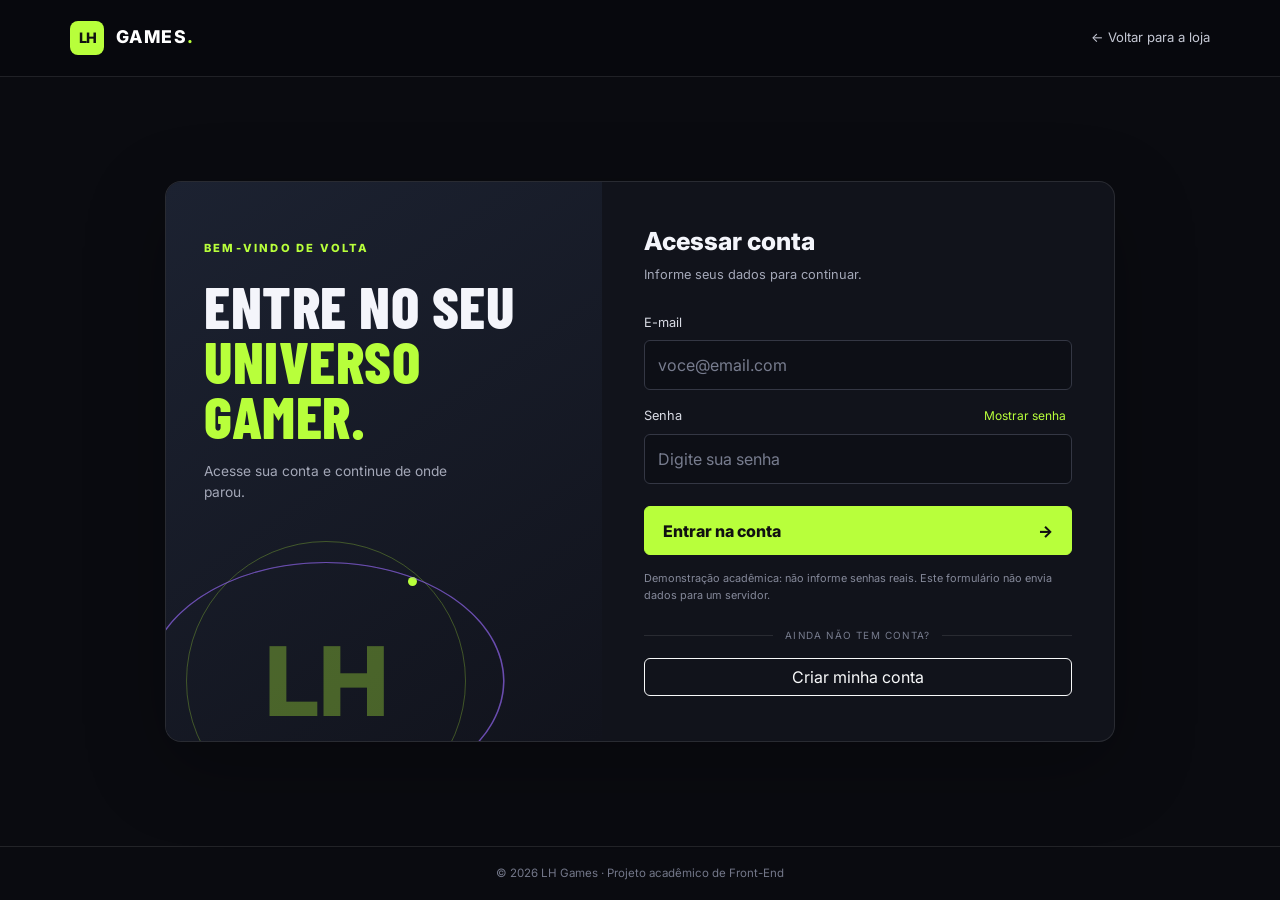
<file: login.html>
<!doctype html>
<html lang="pt-br"><head><meta charset="utf-8"><meta name="viewport" content="width=device-width, initial-scale=1"><title>Entrar | LH Games</title><link href="https://cdn.jsdelivr.net/npm/bootstrap@5.3.3/dist/css/bootstrap.min.css" rel="stylesheet"><link rel="stylesheet" href="css/estilo.css"></head>
<body class="login-page"><header class="site-header"><nav class="navbar navbar-dark container py-3"><a class="navbar-brand brand" href="index.html"><span class="brand-mark">LH</span> GAMES<span class="brand-dot">.</span></a><a href="index.html" class="back-link">← Voltar para a loja</a></nav></header>
<main class="login-main container"><section class="login-panel"><div class="login-intro"><span class="eyebrow">BEM-VINDO DE VOLTA</span><h1>Entre no seu<br><span>universo gamer.</span></h1><p>Acesse sua conta e continue de onde parou.</p><div class="login-decoration" aria-hidden="true"><span>LH</span><i></i><b></b></div></div>
<div class="login-forms"><div id="login-alerta" class="alert d-none" role="alert"></div><form id="form-login" novalidate><h2>Acessar conta</h2><p class="form-subtitle">Informe seus dados para continuar.</p><div class="mb-3"><label for="usuario" class="form-label">E-mail</label><input id="usuario" name="usuario" type="email" class="form-control" placeholder="voce@email.com" autocomplete="email" required><div class="invalid-feedback">Informe um e-mail válido.</div></div><div class="mb-3"><div class="d-flex justify-content-between"><label for="senha" class="form-label">Senha</label><button type="button" class="link-button" id="mostrar-senha">Mostrar senha</button></div><input id="senha" name="senha" type="password" class="form-control" placeholder="Digite sua senha" autocomplete="current-password" minlength="6" required><div class="invalid-feedback">A senha deve ter pelo menos 6 caracteres.</div></div><button class="btn btn-accent w-100 login-submit" type="submit">Entrar na conta <span>→</span></button><p class="demo-note">Demonstração acadêmica: não informe senhas reais. Este formulário não envia dados para um servidor.</p></form><div class="login-divider"><span>AINDA NÃO TEM CONTA?</span></div><button type="button" id="mostrar-cadastro" class="btn btn-outline-light w-100">Criar minha conta</button>
<form id="form-cadastro" class="mt-4" novalidate><h2>Crie sua conta</h2><div class="mb-3"><label for="novo-usuario" class="form-label">Nome</label><input id="novo-usuario" class="form-control" type="text" placeholder="Seu nome" required minlength="2"><div class="invalid-feedback">Informe seu nome.</div></div><div class="mb-3"><label for="novo-email" class="form-label">E-mail</label><input id="novo-email" class="form-control" type="email" placeholder="voce@email.com" required><div class="invalid-feedback">Informe um e-mail válido.</div></div><div class="mb-3"><label for="nova-senha" class="form-label">Senha</label><input id="nova-senha" class="form-control" type="password" minlength="6" placeholder="Mínimo de 6 caracteres" required><div class="invalid-feedback">Use pelo menos 6 caracteres.</div></div><button class="btn btn-accent w-100" type="submit">Cadastrar</button></form><div id="cadastro-alerta" class="alert d-none mt-3" role="status"></div></div></section></main><footer class="login-footer">© <span id="ano-atual"></span> LH Games · Projeto acadêmico de Front-End</footer>
<script src="https://code.jquery.com/jquery-3.7.1.min.js"></script><script src="https://cdn.jsdelivr.net/npm/bootstrap@5.3.3/dist/js/bootstrap.bundle.min.js"></script><script src="js/script.js"></script><script src="js/jquery-script.js"></script></body></html>
</file>
<file: css/estilo.css>
@import url('https://fonts.googleapis.com/css2?family=Barlow+Condensed:wght@500;600;700;800&family=Inter:wght@400;500;600;700;800&display=swap');
:root{--bg:#0a0b10;--panel:#11131b;--text:#f4f5fb;--muted:#a4a8b8;--accent:#b8ff3b;--purple:#9b6bff;--line:rgba(255,255,255,.1)}
*{box-sizing:border-box}html{scroll-behavior:smooth;scroll-padding-top:90px}body{margin:0;background:var(--bg);color:var(--text);font-family:Inter,Arial,sans-serif}a{color:inherit;text-decoration:none}
.site-header{position:sticky;top:0;z-index:1000;background:rgba(8,9,14,.95);backdrop-filter:blur(16px);border-bottom:1px solid var(--line)}.brand{font-weight:800;letter-spacing:1.5px;font-size:1.1rem}.brand-mark{display:inline-grid;place-items:center;width:34px;height:34px;margin-right:6px;background:var(--accent);color:#111;border-radius:8px;font-size:.9rem;letter-spacing:-1px}.brand-dot,.section-heading h2 span,.hero h1 span,.hero h2 span,.login-intro h1 span{color:var(--accent)}.navbar .nav-link{color:#c2c4ce!important;font-size:.88rem;margin:0 .35rem}.navbar .nav-link:hover,.navbar .nav-link.active{color:var(--accent)!important}
.btn-accent{background:var(--accent);color:#111;border:1px solid var(--accent);font-weight:800;border-radius:6px;padding:.72rem 1.15rem;transition:.2s}.btn-accent:hover{background:#d0ff80;border-color:#d0ff80;color:#111;transform:translateY(-1px)}.btn-outline-light{border-radius:6px}.cart-count{display:inline-grid;place-items:center;min-width:20px;height:20px;margin-left:5px;background:var(--accent);color:#101010;border-radius:50%;font-size:.72rem;font-weight:800}
.hero{position:relative}.hero .carousel-item{height:min(600px,64vw);min-height:390px;max-height:600px;position:relative;background:#12131b}.hero-image{height:100%;object-fit:cover;opacity:.7}.hero-shade{position:absolute;inset:0;background:linear-gradient(90deg,rgba(7,8,13,.92),rgba(7,8,13,.58) 47%,rgba(7,8,13,.08)),linear-gradient(0deg,rgba(7,8,13,.4),transparent 45%)}.hero .carousel-caption{left:11%;right:10%;top:50%;bottom:auto;transform:translateY(-45%);padding:0;max-width:610px}.eyebrow{font-size:.7rem;letter-spacing:2.2px;color:var(--accent);font-weight:800}.hero h1,.hero h2,.login-intro h1{font-family:'Barlow Condensed',Impact,sans-serif;text-transform:uppercase;font-weight:800;font-size:clamp(3rem,6vw,5.7rem);line-height:.93;letter-spacing:.5px;margin:18px 0}.hero p{color:#d0d1d8;max-width:420px;margin-bottom:24px}.carousel-indicators [data-bs-target]{width:24px;height:4px;border:0}
.benefits{border-bottom:1px solid var(--line)}.benefit{display:flex;gap:14px;align-items:center;padding:8px 14px}.benefit-icon{display:grid;place-items:center;width:43px;height:43px;flex-shrink:0;border:1px solid #b8ff3b59;border-radius:12px;color:var(--accent);font-size:1.35rem}.benefit strong,.benefit small{display:block}.benefit strong{font-size:.84rem}.benefit small{color:var(--muted);font-size:.74rem;margin-top:4px}
.section-space{padding-top:78px;padding-bottom:78px}.section-heading{display:flex;align-items:end;justify-content:space-between;gap:24px;margin-bottom:30px}.section-heading h2{font-family:'Barlow Condensed',Impact,sans-serif;text-transform:uppercase;font-size:clamp(2.1rem,4vw,3.2rem);font-weight:800;margin:8px 0 0}.section-heading>p{max-width:290px;color:var(--muted);font-size:.85rem;margin:0 0 5px}
.product-card{height:100%;background:var(--panel);border:1px solid var(--line);border-radius:12px;overflow:hidden;transition:transform .25s,border-color .25s}.product-card:hover{transform:translateY(-5px);border-color:#b8ff3b80}.product-image{height:230px;position:relative;background:#1a1c26;overflow:hidden}.product-image img{width:100%;height:100%;object-fit:cover;transition:transform .4s}.product-card:hover .product-image img{transform:scale(1.04)}.product-tag{position:absolute;top:14px;left:14px;padding:6px 9px;border-radius:4px;background:var(--accent);color:#121212;font-size:.62rem;font-weight:800;letter-spacing:.6px}.tag-purple{background:#c5a9ff}.tag-green{background:#7af0d0}.product-info{padding:20px}.product-category{font-size:.64rem;letter-spacing:1.3px;color:var(--accent);font-weight:800;margin-bottom:7px}.product-info h3{font-size:1.15rem;font-weight:800}.product-description{font-size:.8rem;color:var(--muted);min-height:38px}.product-bottom{display:flex;align-items:center;justify-content:space-between;gap:8px;margin-top:18px;padding-top:15px;border-top:1px solid var(--line)}.product-bottom small,.product-bottom strong{display:block}.product-bottom small{color:var(--muted);font-size:.68rem}.product-bottom strong{font-size:1.05rem;margin-top:3px}.btn-add{background:transparent;border:1px solid var(--accent);color:var(--accent);font-size:.75rem;font-weight:700}.btn-add:hover{background:var(--accent);color:#111}
.news-band{background:#10121a;border-top:1px solid var(--line);border-bottom:1px solid var(--line)}.news-feature,.newsletter{height:100%;min-height:265px;padding:32px;border:1px solid var(--line);border-radius:12px;background:linear-gradient(125deg,#1b2030,#101119);position:relative;overflow:hidden}.news-feature>div:first-child{position:relative;z-index:2;max-width:330px}.news-label{display:inline-block;background:var(--accent);color:#101010;padding:5px 8px;border-radius:4px;font-size:.62rem;font-weight:800}.news-feature h3,.newsletter h3{font-family:'Barlow Condensed',Impact,sans-serif;text-transform:uppercase;font-size:2.3rem;font-weight:800;margin:16px 0 8px}.news-feature p,.newsletter p{font-size:.83rem;color:var(--muted);max-width:360px}.text-link{display:inline-block;margin-top:12px;color:var(--accent);font-size:.82rem;font-weight:800}.news-orbit{position:absolute;right:2%;top:10%;width:200px;height:200px;border:1px solid #b8ff3b38;border-radius:50%;display:grid;place-items:center;color:#b8ff3bc0;font-size:4rem;font-weight:800;transform:rotate(-12deg)}.news-orbit:before,.news-orbit:after{content:'';position:absolute;inset:20px;border:1px solid #9b6bff66;border-radius:50%;transform:rotate(45deg) scaleX(1.35)}.news-orbit:after{transform:rotate(-45deg) scaleX(1.35)}.news-orbit span{color:var(--purple)}.newsletter{background:#171a25}.newsletter h3{font-size:2rem}.newsletter-form{display:flex;gap:8px;margin-top:18px}.form-control{background:#0d0f16;border:1px solid #343744;color:var(--text);border-radius:6px;padding:.75rem .85rem}.form-control:focus{background:#0d0f16;color:white;border-color:var(--accent);box-shadow:0 0 0 .2rem #b8ff3b1f}.form-control::placeholder{color:#777c8e}.newsletter-form .btn{white-space:nowrap;padding:.6rem .85rem;font-size:.78rem}.form-feedback{min-height:18px;margin:8px 0 0!important;color:var(--accent)!important;font-size:.75rem!important}
.gallery-grid{display:grid;grid-template-columns:1.3fr 1fr 1fr;grid-template-rows:190px 190px;gap:16px}.gallery-item{position:relative;margin:0;border-radius:10px;overflow:hidden;background:var(--panel)}.gallery-item img{width:100%;height:100%;object-fit:cover;opacity:.75;transition:transform .4s,opacity .4s}.gallery-item:hover img{transform:scale(1.05);opacity:1}.gallery-item:after{content:'';position:absolute;inset:35% 0 0;background:linear-gradient(transparent,#000c)}.gallery-item figcaption{position:absolute;bottom:16px;left:18px;z-index:1;font-weight:800;font-size:1rem}.gallery-large{grid-row:span 2}
.site-footer{background:#07080c;border-top:1px solid var(--line);padding:48px 0 0}.footer-copy{max-width:330px;color:var(--muted);font-size:.8rem;margin-top:15px}.site-footer h2{font-size:.78rem;text-transform:uppercase;letter-spacing:1.5px;color:var(--accent);margin-bottom:15px}.site-footer .col-md-3>a,.site-footer .col-md-4>a{display:block;color:#c0c3cf;font-size:.8rem;margin:10px 0}.site-footer a:hover{color:var(--accent)}.footer-bottom{display:flex;justify-content:space-between;gap:20px;border-top:1px solid var(--line);padding:20px 0;margin-top:35px;color:#85899a;font-size:.72rem}.footer-bottom a{color:var(--accent)}.back-to-top{position:fixed;bottom:22px;right:22px;z-index:900;width:44px;height:44px;padding:0;font-size:1.35rem;border-radius:50%;display:none;box-shadow:0 5px 25px #0008}
.login-page{min-height:100vh;display:flex;flex-direction:column}.login-main{flex:1;display:grid;place-items:center;padding-top:45px;padding-bottom:45px}.back-link{color:#c5c8d4;font-size:.82rem}.back-link:hover{color:var(--accent)}.login-panel{width:min(100%,950px);display:grid;grid-template-columns:.85fr 1fr;background:var(--panel);border:1px solid var(--line);border-radius:16px;overflow:hidden;box-shadow:0 24px 80px #0004}.login-intro{position:relative;overflow:hidden;padding:52px 38px;background:linear-gradient(145deg,#1c2231,#11131c)}.login-intro h1{font-size:3.7rem;margin-top:20px}.login-intro p{font-size:.86rem;color:var(--muted);max-width:250px}.login-decoration{position:absolute;bottom:-80px;left:20px;width:280px;height:280px;border:1px solid #b8ff3b45;border-radius:50%;display:grid;place-items:center;color:#b8ff3b55;font-size:6rem;font-weight:800}.login-decoration:before,.login-decoration:after{content:'';position:absolute;inset:20px;border:1px solid #9b6bff66;border-radius:50%;transform:scaleX(1.5) rotate(35deg)}.login-decoration:after{transform:scaleX(1.5) rotate(-35deg)}.login-decoration i,.login-decoration b{position:absolute;width:9px;height:9px;background:var(--accent);border-radius:50%;top:35px;right:48px}.login-decoration b{background:var(--purple);top:auto;right:auto;bottom:30px;left:38px}.login-forms{padding:45px 42px}.login-forms h2{font-size:1.55rem;font-weight:800}.form-subtitle{font-size:.8rem;color:var(--muted);margin-bottom:25px}.login-forms .form-label{font-size:.8rem;color:#d9dbe4}.link-button{border:0;background:none;color:var(--accent);font-size:.75rem;margin-bottom:.5rem}.login-submit{display:flex;justify-content:space-between;align-items:center;margin-top:22px}.demo-note{color:#85899a;font-size:.68rem;line-height:1.5;margin-top:15px}.login-divider{display:flex;align-items:center;gap:12px;color:#777c8e;font-size:.62rem;letter-spacing:1.2px;margin:25px 0 15px}.login-divider:before,.login-divider:after{content:'';height:1px;flex:1;background:var(--line)}.login-footer{text-align:center;color:#737789;font-size:.72rem;padding:18px;border-top:1px solid var(--line)}
@media(max-width:767.98px){.hero .carousel-item{height:490px;min-height:0}.hero .carousel-caption{left:9%;right:9%;top:48%;transform:translateY(-40%)}.hero h1,.hero h2{font-size:3.6rem}.hero p{font-size:.86rem}.benefit{padding:8px 2px}.section-space{padding-top:55px;padding-bottom:55px}.section-heading{display:block}.section-heading>p{margin-top:12px}.product-image{height:210px}.gallery-grid{grid-template-columns:1fr 1fr;grid-template-rows:170px 170px 170px}.gallery-large{grid-row:auto;grid-column:span 2}.news-feature,.newsletter{padding:25px}.news-orbit{right:-75px;top:15%;opacity:.45}.newsletter-form{flex-direction:column}.footer-bottom{flex-direction:column;gap:10px}.login-panel{grid-template-columns:1fr}.login-intro{padding:30px}.login-intro h1{font-size:3rem}.login-decoration{width:150px;height:150px;left:auto;right:-25px;bottom:-75px;font-size:3rem;opacity:.45}.login-forms{padding:30px 24px}.back-link{font-size:.72rem}}
@media(max-width:400px){.hero h1,.hero h2{font-size:3rem}.product-bottom{align-items:flex-start;flex-direction:column}.btn-add{width:100%}.gallery-grid{gap:10px}.gallery-item figcaption{left:12px;bottom:12px;font-size:.85rem}}
</file>
